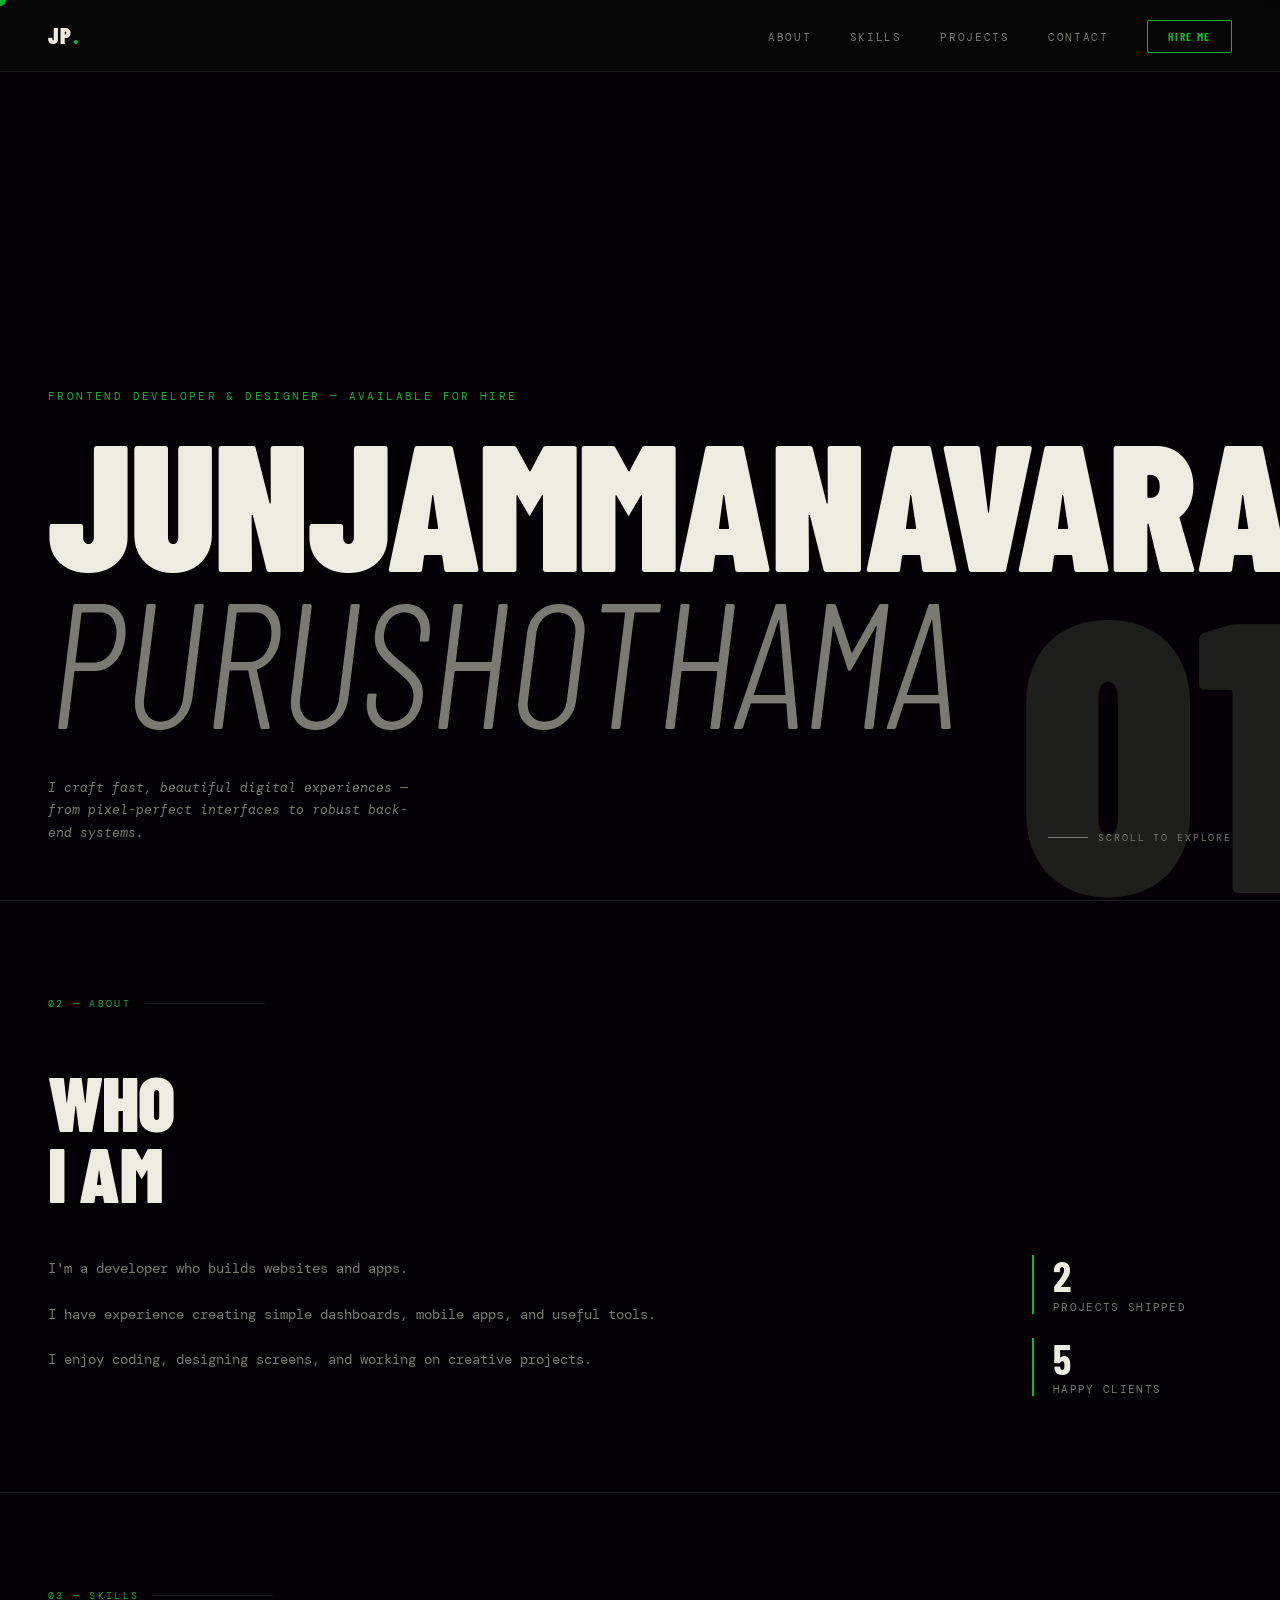
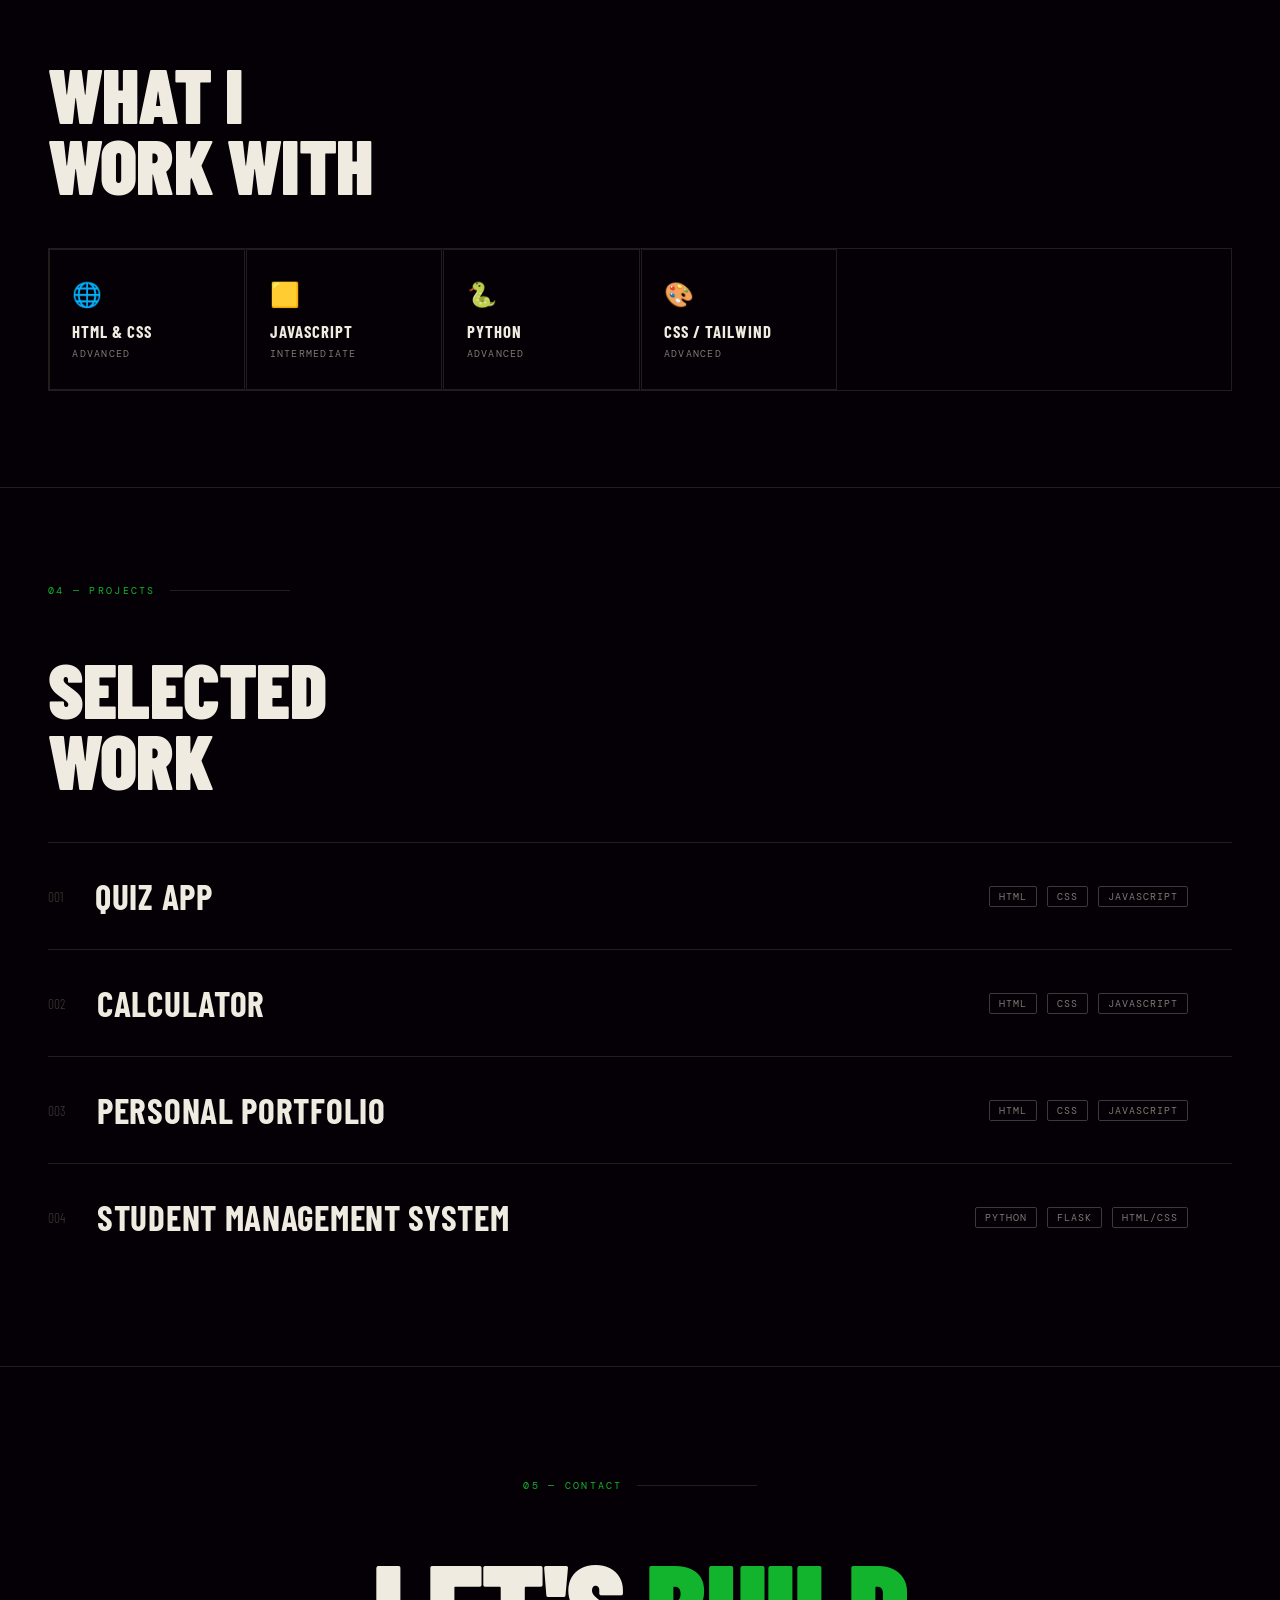
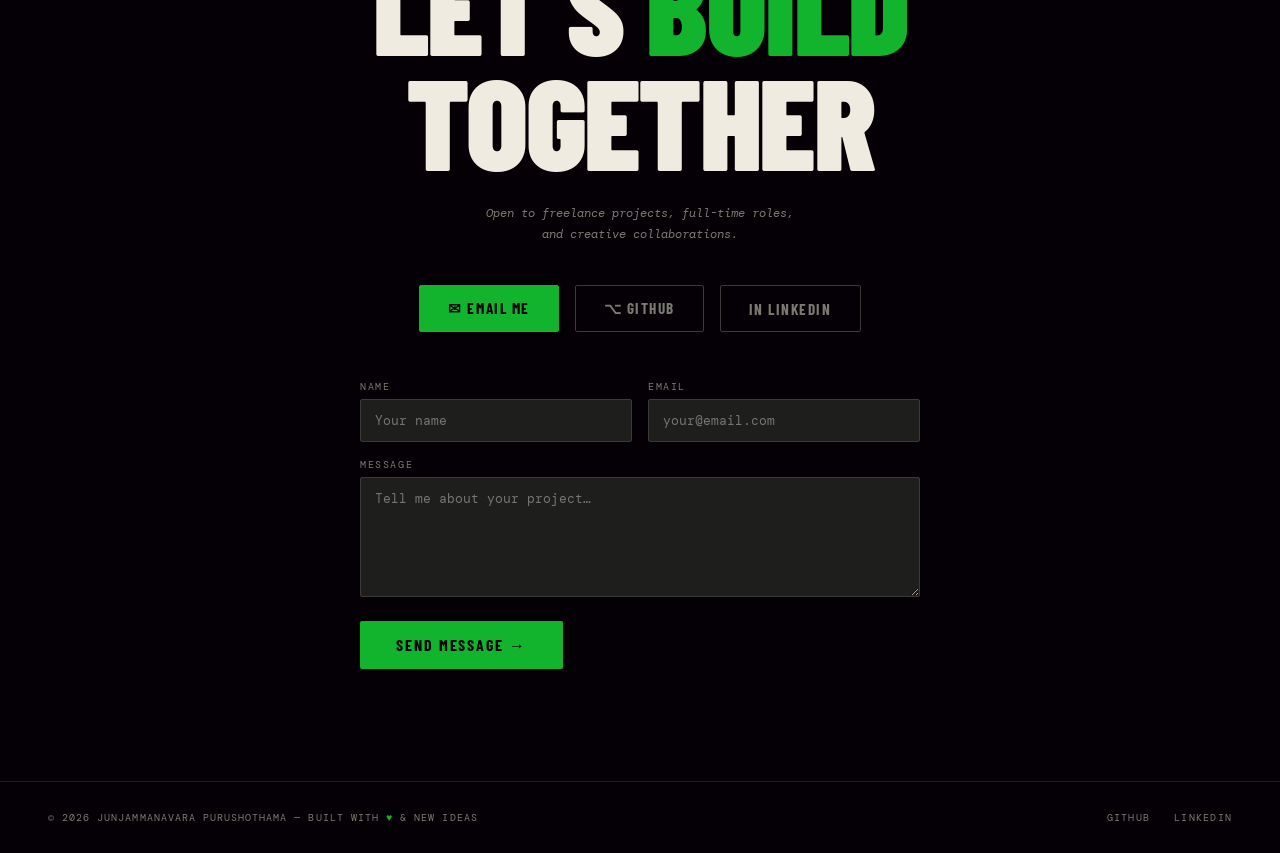
<file: index.html>
<!DOCTYPE html>
<html lang="en">
<head>
  <meta charset="UTF-8"/>
  <meta name="viewport" content="width=device-width, initial-scale=1.0"/>
  <title>Purushothama — Portfolio</title>
  <link href="https://fonts.googleapis.com/css2?family=Barlow+Condensed:ital,wght@0,300;0,600;0,700;0,900;1,300&family=DM+Mono:ital,wght@0,300;0,400;1,300&display=swap" rel="stylesheet"/>
  <!-- Link to external CSS file -->
  <link rel="stylesheet" href="style.css"/>
</head>
<body>

<!-- Custom cursor -->
<div class="cursor" id="cursor"></div>

<!-- ===== NAV ===== -->
<nav>
  <a href="#hero" class="nav-logo">JP<span>.</span></a>
  <button class="nav-toggle" id="nav-toggle" aria-label="Menu">
    <span></span><span></span><span></span>
  </button>
  <ul class="nav-links" id="nav-links">
    <li><a href="#about">About</a></li>
    <li><a href="#skills">Skills</a></li>
    <li><a href="#projects">Projects</a></li>
    <li><a href="#contact">Contact</a></li>
    <li><a href="#contact" class="nav-cta">Hire Me</a></li>
  </ul>
</nav>

<!-- ===== HERO ===== -->
<section id="hero">
  <div class="hero-bg-num">01</div>
  <p class="hero-tag">Frontend Developer &amp; Designer — Available for Hire</p>
  <h1 class="hero-name">
    JUNJAMMANAVARA<br/><em>PURUSHOTHAMA</em>
  </h1>
  <div class="hero-sub">
    <p class="hero-desc">
      I craft fast, beautiful digital experiences — from pixel-perfect interfaces to robust back-end systems.
    </p>
    <span class="hero-scroll">Scroll to explore</span>
  </div>
</section>

<!-- ===== ABOUT ===== -->
<section id="about">
  <p class="section-label reveal">02 — About</p>
  <h2 class="section-title reveal">Who<br/>I Am</h2>
  <div class="about-grid">
    <div class="about-text reveal">
      <p>I'm a developer who builds websites and apps.</p>
      <p>I have experience creating simple dashboards, mobile apps, and useful tools.</p>
      <p>I enjoy coding, designing screens, and working on creative projects.</p>
    </div>
    <div class="about-stats reveal">
      <div class="stat-item">
        <div class="stat-num">2</div>
        <div class="stat-label">Projects Shipped</div>
      </div>
      <div class="stat-item">
        <div class="stat-num">5</div>
        <div class="stat-label">Happy Clients</div>
      </div>
    </div>
  </div>
</section>

<!-- ===== SKILLS ===== -->
<section id="skills">
  <p class="section-label reveal">03 — Skills</p>
  <h2 class="section-title reveal">What I<br/>Work With</h2>
  <div class="skills-grid reveal">
    <div class="skill-card">
      <div class="skill-icon">🌐</div>
      <div class="skill-name">HTML & CSS</div>
      <div class="skill-level">Advanced</div>
    </div>
    <div class="skill-card">
      <div class="skill-icon">🟨</div>
      <div class="skill-name">JavaScript</div>
      <div class="skill-level">Intermediate</div>
    </div>
    <div class="skill-card">
      <div class="skill-icon">🐍</div>
      <div class="skill-name">Python</div>
      <div class="skill-level">Advanced</div>
    </div>
    <div class="skill-card">
      <div class="skill-icon">🎨</div>
      <div class="skill-name">CSS / Tailwind</div>
      <div class="skill-level">Advanced</div>
    </div>
  </div>
</section>

<!-- ===== PROJECTS ===== -->
<section id="projects">
  <p class="section-label reveal">04 — Projects</p>
  <h2 class="section-title reveal">Selected<br/>Work</h2>
  <div class="projects-list">

    <div class="project-row reveal">
      <div class="proj-left">
        <span class="proj-num">001</span>
        <span class="proj-name">Quiz App</span>
      </div>
      <div class="proj-meta">
        <span class="proj-tag">HTML</span>
        <span class="proj-tag">CSS</span>
        <span class="proj-tag">JavaScript</span>
      </div>
      <span class="proj-arrow">→</span>
    </div>

    <div class="project-row reveal">
      <div class="proj-left">
        <span class="proj-num">002</span>
        <span class="proj-name">Calculator</span>
      </div>
      <div class="proj-meta">
        <span class="proj-tag">HTML</span>
        <span class="proj-tag">CSS</span>
        <span class="proj-tag">JavaScript</span>
      </div>
      <span class="proj-arrow">→</span>
    </div>

    <div class="project-row reveal">
      <div class="proj-left">
        <span class="proj-num">003</span>
        <span class="proj-name">Personal Portfolio</span>
      </div>
      <div class="proj-meta">
        <span class="proj-tag">HTML</span>
        <span class="proj-tag">CSS</span>
        <span class="proj-tag">JavaScript</span>
      </div>
      <span class="proj-arrow">→</span>
    </div>

    <div class="project-row reveal">
      <div class="proj-left">
        <span class="proj-num">004</span>
        <span class="proj-name">Student Management System</span>
      </div>
      <div class="proj-meta">
        <span class="proj-tag">Python</span>
        <span class="proj-tag">Flask</span>
        <span class="proj-tag">HTML/CSS</span>
      </div>
      <span class="proj-arrow">→</span>
    </div>

  </div>
</section>

<!-- ===== CONTACT ===== -->
<section id="contact">
  <p class="section-label reveal" style="justify-content:center;">05 — Contact</p>
  <h2 class="contact-big reveal">
    Let's <span class="highlight">Build</span><br/>Together
  </h2>
  <p class="contact-tagline reveal">Open to freelance projects, full-time roles, and creative collaborations.</p>

  <div class="contact-links reveal">
    <a href="mailto:junjammanavarapurushothama@gmail.com" class="contact-link primary">✉ Email Me</a>
    <a href="https://github.com/junjammanavarapurushothama-cyber/" target="_blank" class="contact-link">⌥ GitHub</a>
    <a href="https://www.linkedin.com/in/junjammanavara-purushothama-512508380/" target="_blank" class="contact-link">in LinkedIn</a>
  </div>

  <form class="contact-form reveal" id="contact-form">
    <div class="form-row">
      <div class="form-group">
        <label for="fname">Name</label>
        <input type="text" id="fname" placeholder="Your name" required/>
      </div>
      <div class="form-group">
        <label for="femail">Email</label>
        <input type="email" id="femail" placeholder="your@email.com" required/>
      </div>
    </div>
    <div class="form-group">
      <label for="fmsg">Message</label>
      <textarea id="fmsg" placeholder="Tell me about your project…" required></textarea>
    </div>
    <button type="submit" class="form-submit">Send Message →</button>
  </form>
</section>

<!-- ===== FOOTER ===== -->
<footer>
  <p>© 2026 Junjammanavara Purushothama — Built with <span>♥</span> &amp; New Ideas</p>
  <div class="footer-socials">
    <a href="https://github.com/junjammanavarapurushothama-cyber/" target="_blank">GitHub</a>
    <a href="https://www.linkedin.com/in/junjammanavara-purushothama-512508380/" target="_blank">LinkedIn</a>
  </div>
</footer>

<!-- Link to external JS file -->
<script src="script.js"></script>
</body>
</html>
</file>
<file: style.css>
/* ============================================
   style.css — Purushothama Portfolio
   All styling for the portfolio website
   ============================================ */

/* ── CSS Variables (change colors here) ── */
:root {
  --black:   #040005;
  --white:   #f0ebe0;
  --green:   #12b42d;
  --dim:     #3a3a38;
  --mid:     #7a7a72;
  --border:  #1e1e1c;
  --fs-hero: clamp(4.5rem, 14vw, 12rem);
  --fs-h2:   clamp(2.2rem, 6vw, 5rem);
  --fs-h3:   clamp(1.3rem, 3vw, 2rem);
}

/* ── Reset ── */
*, *::before, *::after {
  box-sizing: border-box;
  margin: 0;
  padding: 0;
}

html {
  scroll-behavior: smooth;
  font-size: 16px;
}

body {
  font-family: 'DM Mono', monospace;
  background: var(--black);
  color: var(--white);
  cursor: none;
  overflow-x: hidden;
}

a { color: inherit; text-decoration: none; }
img { display: block; max-width: 100%; }

/* ============================================
   CUSTOM CURSOR
   ============================================ */
.cursor {
  width: 12px;
  height: 12px;
  background: var(--green);
  border-radius: 50%;
  position: fixed;
  top: 0; left: 0;
  pointer-events: none;
  z-index: 9999;
  transform: translate(-50%, -50%);
  transition: transform 0.08s, width 0.2s, height 0.2s, background 0.2s;
}

.cursor.big {
  width: 42px;
  height: 42px;
  background: transparent;
  border: 1.5px solid var(--green);
}

/* ============================================
   NAVIGATION
   ============================================ */
nav {
  position: fixed;
  top: 0; left: 0; right: 0;
  z-index: 100;
  display: flex;
  justify-content: space-between;
  align-items: center;
  padding: 1.4rem 3rem;
  border-bottom: 1px solid var(--border);
  background: rgba(8, 8, 8, 0.88);
  backdrop-filter: blur(12px);
}

.nav-logo {
  font-family: 'Barlow Condensed', sans-serif;
  font-weight: 900;
  font-size: 1.4rem;
  letter-spacing: 0.06em;
  text-transform: uppercase;
}

.nav-logo span { color: var(--green); }

.nav-links {
  display: flex;
  gap: 2.4rem;
  list-style: none;
}

.nav-links a {
  font-size: 0.7rem;
  letter-spacing: 0.15em;
  text-transform: uppercase;
  color: var(--mid);
  transition: color 0.2s;
}

.nav-links a:hover { color: var(--green); }

/* Hire Me button in nav */
.nav-cta {
  font-family: 'Barlow Condensed', sans-serif;
  font-weight: 700;
  font-size: 0.85rem;
  letter-spacing: 0.12em;
  text-transform: uppercase;
  padding: 9px 20px;
  border: 1px solid var(--green);
  color: var(--green) !important;
  border-radius: 2px;
  transition: background 0.18s, color 0.18s !important;
}

.nav-cta:hover {
  background: var(--green);
  color: var(--black) !important;
}

/* Mobile hamburger button */
.nav-toggle {
  display: none;
  flex-direction: column;
  gap: 5px;
  cursor: pointer;
  background: none;
  border: none;
  padding: 4px;
}

.nav-toggle span {
  display: block;
  width: 24px;
  height: 1.5px;
  background: var(--white);
  transition: transform 0.3s, opacity 0.3s;
}

/* ============================================
   HERO SECTION
   ============================================ */
#hero {
  min-height: 100vh;
  display: flex;
  flex-direction: column;
  justify-content: flex-end;
  padding: 100px 3rem 3.5rem;
  position: relative;
  overflow: hidden;
}

.hero-tag {
  font-size: 0.68rem;
  letter-spacing: 0.22em;
  text-transform: uppercase;
  color: var(--green);
  margin-bottom: 1.2rem;
  opacity: 0;
  animation: fadeUp 0.7s 0.2s forwards;
}

.hero-name {
  font-family: 'Barlow Condensed', sans-serif;
  font-weight: 900;
  font-size: var(--fs-hero);
  line-height: 0.88;
  text-transform: uppercase;
  letter-spacing: -0.01em;
  opacity: 0;
  animation: fadeUp 0.7s 0.4s forwards;
}

.hero-name em {
  font-style: italic;
  font-weight: 300;
  color: var(--mid);
}

.hero-sub {
  display: flex;
  justify-content: space-between;
  align-items: flex-end;
  margin-top: 2.5rem;
  opacity: 0;
  animation: fadeUp 0.7s 0.65s forwards;
  flex-wrap: wrap;
  gap: 1rem;
}

.hero-desc {
  max-width: 380px;
  font-size: 0.82rem;
  line-height: 1.7;
  color: var(--mid);
  font-style: italic;
}

.hero-scroll {
  font-size: 0.65rem;
  letter-spacing: 0.18em;
  text-transform: uppercase;
  color: var(--mid);
  display: flex;
  align-items: center;
  gap: 10px;
}

.hero-scroll::before {
  content: '';
  width: 40px;
  height: 1px;
  background: var(--mid);
  display: inline-block;
}

/* Big decorative number in background */
.hero-bg-num {
  position: absolute;
  right: -2rem;
  bottom: -2rem;
  font-family: 'Barlow Condensed', sans-serif;
  font-weight: 900;
  font-size: clamp(12rem, 30vw, 26rem);
  line-height: 1;
  color: var(--border);
  user-select: none;
  pointer-events: none;
}

/* ============================================
   SECTION COMMON STYLES
   ============================================ */
section {
  padding: 6rem 3rem;
  border-top: 1px solid var(--border);
}

/* Green label above each section title */
.section-label {
  font-size: 0.65rem;
  letter-spacing: 0.22em;
  text-transform: uppercase;
  color: var(--green);
  margin-bottom: 3.5rem;
  display: flex;
  align-items: center;
  gap: 14px;
}

.section-label::after {
  content: '';
  flex: 1;
  height: 1px;
  background: var(--border);
  max-width: 120px;
}

.section-title {
  font-family: 'Barlow Condensed', sans-serif;
  font-weight: 900;
  font-size: var(--fs-h2);
  text-transform: uppercase;
  line-height: 0.92;
  letter-spacing: -0.01em;
}

/* ============================================
   ABOUT SECTION
   ============================================ */
#about .about-grid {
  display: flex;
  gap: 5rem;
  align-items: flex-start;
  margin-top: 3rem;
  flex-wrap: wrap;
}

.about-text {
  flex: 1;
  min-width: 260px;
}

.about-text p {
  font-size: 0.88rem;
  line-height: 1.85;
  color: var(--mid);
  margin-bottom: 1.2rem;
}

.about-text p strong {
  color: var(--white);
  font-weight: 400;
}

/* Stats column */
.about-stats {
  display: flex;
  flex-direction: column;
  gap: 1.5rem;
  min-width: 200px;
}

.stat-item {
  border-left: 2px solid var(--green);
  padding-left: 1.2rem;
}

.stat-num {
  font-family: 'Barlow Condensed', sans-serif;
  font-weight: 700;
  font-size: 2.6rem;
  color: var(--white);
  line-height: 1;
}

.stat-label {
  font-size: 0.68rem;
  letter-spacing: 0.12em;
  text-transform: uppercase;
  color: var(--mid);
  margin-top: 3px;
}

/* ============================================
   SKILLS SECTION
   ============================================ */
#skills .skills-grid {
  display: grid;
  grid-template-columns: repeat(auto-fill, minmax(180px, 1fr));
  gap: 1px;
  border: 1px solid var(--border);
  margin-top: 3rem;
}

.skill-card {
  padding: 1.8rem 1.4rem;
  border: 1px solid var(--border);
  position: relative;
  overflow: hidden;
  transition: background 0.2s;
}

/* Green underline animation on hover */
.skill-card::after {
  content: '';
  position: absolute;
  bottom: 0; left: 0;
  height: 2px;
  width: 0;
  background: var(--green);
  transition: width 0.35s;
}

.skill-card:hover { background: var(--border); }
.skill-card:hover::after { width: 100%; }

.skill-icon {
  font-size: 1.5rem;
  margin-bottom: 0.7rem;
}

.skill-name {
  font-family: 'Barlow Condensed', sans-serif;
  font-weight: 700;
  font-size: 1.05rem;
  letter-spacing: 0.06em;
  text-transform: uppercase;
  margin-bottom: 0.4rem;
}

.skill-level {
  font-size: 0.65rem;
  letter-spacing: 0.12em;
  color: var(--mid);
  text-transform: uppercase;
}

/* ============================================
   PROJECTS SECTION
   ============================================ */
#projects .projects-list {
  margin-top: 3rem;
  display: flex;
  flex-direction: column;
}

.project-row {
  display: flex;
  align-items: center;
  justify-content: space-between;
  padding: 2rem 0;
  border-top: 1px solid var(--border);
  gap: 2rem;
  flex-wrap: wrap;
  cursor: pointer;
  transition: padding-left 0.25s;
}

/* Slide right on hover */
.project-row:hover { padding-left: 1rem; }
.project-row:hover .proj-num { color: var(--green); }
.project-row:hover .proj-arrow { opacity: 1; transform: translateX(0); }

.proj-left {
  display: flex;
  align-items: center;
  gap: 2rem;
  flex: 1;
  min-width: 200px;
}

.proj-num {
  font-family: 'Barlow Condensed', sans-serif;
  font-weight: 300;
  font-size: 0.85rem;
  color: var(--dim);
  transition: color 0.2s;
  white-space: nowrap;
}

.proj-name {
  font-family: 'Barlow Condensed', sans-serif;
  font-weight: 700;
  font-size: clamp(1.4rem, 3.5vw, 2.2rem);
  text-transform: uppercase;
  letter-spacing: 0.02em;
}

.proj-meta {
  display: flex;
  gap: 0.6rem;
  flex-wrap: wrap;
  min-width: 160px;
}

.proj-tag {
  font-size: 0.62rem;
  letter-spacing: 0.1em;
  text-transform: uppercase;
  color: var(--mid);
  border: 1px solid var(--dim);
  padding: 3px 9px;
  border-radius: 2px;
}

.proj-arrow {
  font-size: 1.3rem;
  color: var(--green);
  opacity: 0;
  transform: translateX(-8px);
  transition: opacity 0.2s, transform 0.2s;
}

/* ============================================
   CONTACT SECTION
   ============================================ */
#contact {
  text-align: center;
  padding: 7rem 3rem;
}

.contact-big {
  font-family: 'Barlow Condensed', sans-serif;
  font-weight: 900;
  font-size: clamp(3rem, 10vw, 9rem);
  text-transform: uppercase;
  line-height: 0.9;
  letter-spacing: -0.02em;
}

.contact-big .highlight { color: var(--green); }

.contact-tagline {
  font-size: 0.78rem;
  color: var(--mid);
  font-style: italic;
  margin: 1.5rem auto;
  max-width: 320px;
  line-height: 1.7;
}

.contact-links {
  display: flex;
  justify-content: center;
  gap: 1rem;
  flex-wrap: wrap;
  margin-top: 2.5rem;
}

.contact-link {
  display: inline-flex;
  align-items: center;
  gap: 8px;
  font-family: 'Barlow Condensed', sans-serif;
  font-weight: 700;
  font-size: 0.95rem;
  letter-spacing: 0.1em;
  text-transform: uppercase;
  padding: 13px 28px;
  border: 1px solid var(--dim);
  border-radius: 2px;
  color: var(--mid);
  transition: all 0.2s;
}

.contact-link:hover {
  border-color: var(--green);
  color: var(--green);
  background: rgba(18, 180, 45, 0.04);
}

/* Primary (Email Me) button */
.contact-link.primary {
  background: var(--green);
  color: var(--black);
  border-color: var(--green);
}

.contact-link.primary:hover {
  background: transparent;
  color: var(--green);
}

/* Contact form */
.contact-form {
  max-width: 560px;
  margin: 3rem auto 0;
  text-align: left;
}

.form-row {
  display: flex;
  gap: 1rem;
  flex-wrap: wrap;
}

.form-group {
  flex: 1;
  min-width: 200px;
  margin-bottom: 1rem;
  display: flex;
  flex-direction: column;
  gap: 6px;
}

.form-group label {
  font-size: 0.62rem;
  letter-spacing: 0.16em;
  text-transform: uppercase;
  color: var(--mid);
}

.form-group input,
.form-group textarea {
  background: var(--border);
  border: 1px solid var(--dim);
  border-radius: 2px;
  padding: 12px 14px;
  color: var(--white);
  font-family: 'DM Mono', monospace;
  font-size: 0.82rem;
  outline: none;
  transition: border-color 0.2s;
  width: 100%;
  resize: vertical;
}

.form-group input:focus,
.form-group textarea:focus {
  border-color: var(--green);
}

.form-group textarea { min-height: 120px; }

.form-submit {
  font-family: 'Barlow Condensed', sans-serif;
  font-weight: 700;
  font-size: 1rem;
  letter-spacing: 0.12em;
  text-transform: uppercase;
  padding: 14px 36px;
  background: var(--green);
  color: var(--black);
  border: none;
  border-radius: 2px;
  cursor: pointer;
  transition: opacity 0.18s;
  margin-top: 0.5rem;
}

.form-submit:hover { opacity: 0.85; }

/* ============================================
   FOOTER
   ============================================ */
footer {
  border-top: 1px solid var(--border);
  padding: 1.8rem 3rem;
  display: flex;
  justify-content: space-between;
  align-items: center;
  flex-wrap: wrap;
  gap: 1rem;
}

footer p {
  font-size: 0.65rem;
  letter-spacing: 0.1em;
  color: var(--mid);
  text-transform: uppercase;
}

footer span { color: var(--green); }

.footer-socials {
  display: flex;
  gap: 1.5rem;
}

.footer-socials a {
  font-size: 0.65rem;
  letter-spacing: 0.12em;
  text-transform: uppercase;
  color: var(--mid);
  transition: color 0.18s;
}

.footer-socials a:hover { color: var(--green); }

/* ============================================
   SCROLL REVEAL ANIMATION
   ============================================ */
.reveal {
  opacity: 0;
  transform: translateY(30px);
  transition: opacity 0.7s ease, transform 0.7s ease;
}

.reveal.visible {
  opacity: 1;
  transform: translateY(0);
}

/* Hero fade-up keyframe */
@keyframes fadeUp {
  from { opacity: 0; transform: translateY(20px); }
  to   { opacity: 1; transform: translateY(0); }
}

/* ============================================
   RESPONSIVE — MOBILE (max 720px)
   ============================================ */
@media (max-width: 720px) {
  nav { padding: 1.2rem 1.5rem; }

  /* Show hamburger, hide desktop links */
  .nav-toggle { display: flex; }

  .nav-links {
    display: none;
    flex-direction: column;
    gap: 1.2rem;
    position: absolute;
    top: 100%; left: 0; right: 0;
    background: var(--black);
    border-top: 1px solid var(--border);
    padding: 1.5rem;
  }

  /* JS adds this class to show mobile menu */
  .nav-links.open { display: flex; }

  #hero, section, #contact, footer {
    padding-left: 1.5rem;
    padding-right: 1.5rem;
  }

  .about-grid { gap: 2.5rem; }

  /* Always show arrow on mobile (no hover) */
  .proj-arrow { opacity: 1; transform: none; }

  /* Use default cursor on mobile */
  body { cursor: auto; }
  .cursor { display: none; }
}
</file>
